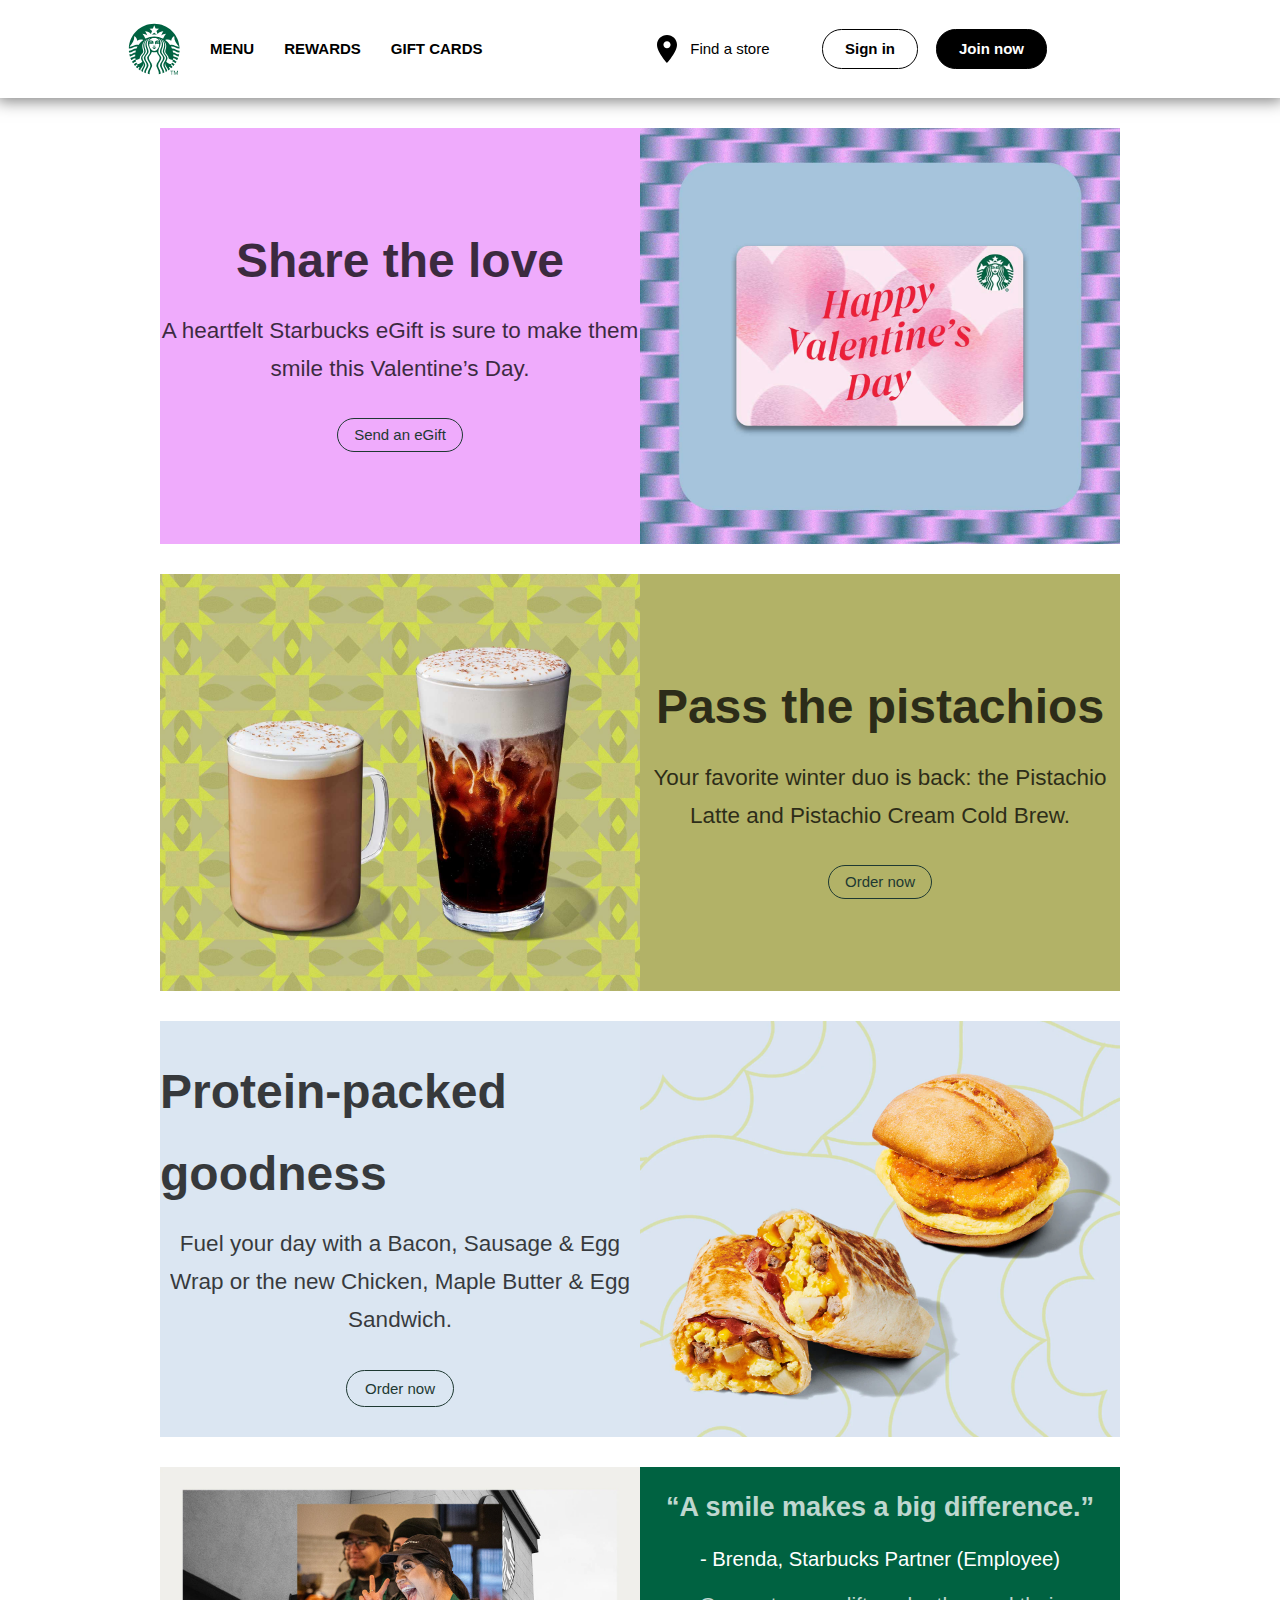
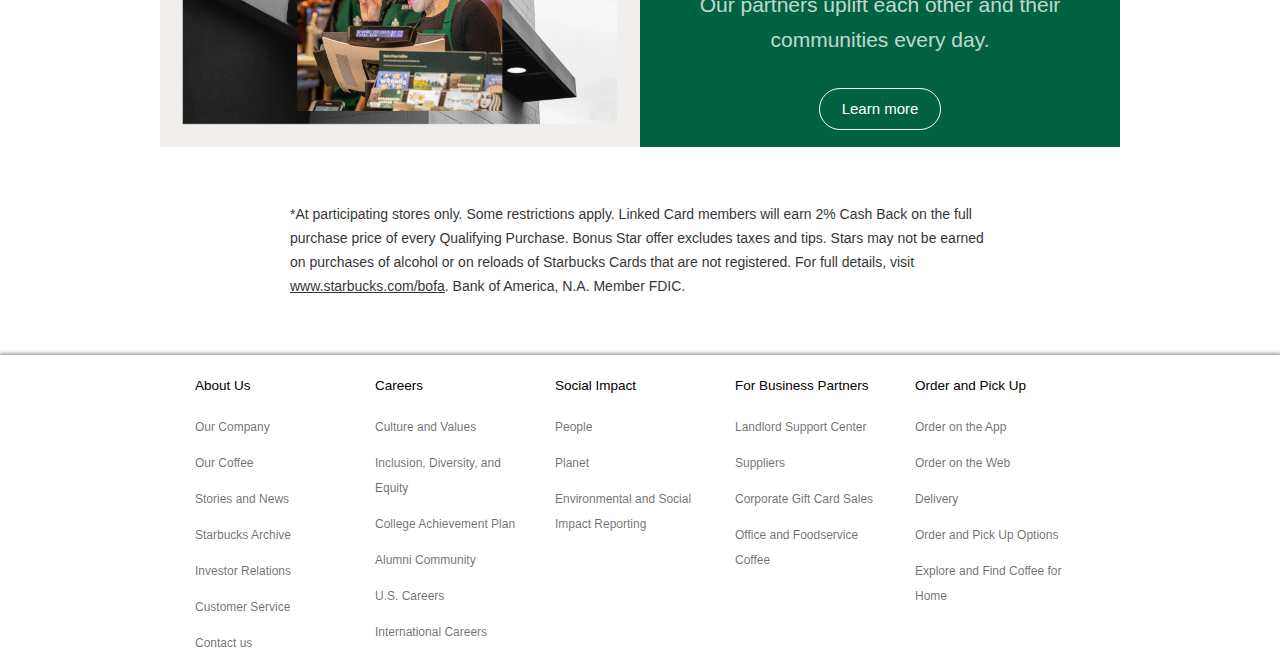
<file: Starbucks-Website/index.html>
<!DOCTYPE html>
<html lang="en">

<head>
    <meta charset="UTF-8">
    <meta name="viewport" content="width=device-width, initial-scale=1.0">
    <title>Starbucks Website</title>
    <link rel="stylesheet" href="styles/elements/site.css">
</head>

<body>
    <header class="site-header">
        <div class="navbar">
            <div class="navbar-left">
                <svg aria-hidden="true" focusable="false" height="100%" viewBox="0 0 62 62" width="100%"
                    xmlns="http://www.w3.org/2000/svg">
                    <circle cx="31" cy="31" fill="#ffffff" r="30.002"></circle>
                    <path
                        d="M34.017 13.969c-.263-.047-1.531-.26-3.017-.26s-2.754.212-3.017.26c-.151.027-.209-.121-.094-.207.104-.077 3.11-2.365 3.11-2.365l3.109 2.365c.117.086.06.234-.091.207zm-5.194 14.856s-.159.057-.201.197c.63.484 1.064 1.585 2.378 1.585s1.748-1.101 2.377-1.585c-.041-.141-.2-.197-.2-.197s-.823.194-2.177.194-2.177-.194-2.177-.194zm2.177-1.853c-.365 0-.445-.138-.694-.137-.237.001-.697.19-.797.363.007.088.039.167.103.237.532.08.772.376 1.389.376s.856-.296 1.389-.376c.062-.07.096-.148.103-.237-.099-.173-.56-.361-.798-.363-.25-.002-.331.137-.695.137zm29.956 5.673c-.038.717-.102 1.428-.19 2.131-3.396.562-4.61-2.464-8.089-2.312.208.738.377 1.49.507 2.258 2.869-.002 4.025 2.68 7.217 2.285-.168.82-.37 1.629-.603 2.426-2.524.248-3.413-2.26-6.334-2.191.024.416.037.836.037 1.26l-.012.701 5.672 2.164c-.297.807-.629 1.596-.991 2.369-1.705-.094-2.293-2.281-4.887-2.107-.078.561-.177 1.115-.295 1.662 2.253-.158 2.738 1.916 4.352 2.084-.411.75-.854 1.48-1.325 2.191-.956-.512-1.785-2.057-3.598-2.152.186-.574.349-1.156.487-1.748-1.608 0-3.447-.627-4.989-2.031.5-2.846-3.917-5.744-3.917-7.828 0-2.264 1.145-3.517 1.145-6.569 0-2.265-1.1-4.722-2.759-6.401-.321-.326-.65-.59-1.028-.827 1.524 1.886 2.694 4.122 2.694 6.712 0 2.874-1.337 4.391-1.337 7.044 0 2.652 3.88 4.947 3.88 7.682 0 1.076-.344 2.127-1.478 4.191 1.742 1.74 4.011 2.689 5.475 2.689.475 0 .73-.145.9-.518.146-.322.285-.648.416-.977 1.577.061 2.299 1.494 3.172 2.066-.479.643-.982 1.264-1.509 1.865-.585-.648-1.371-1.738-2.522-2.041-.206.4-.424.795-.653 1.182.991.27 1.669 1.27 2.194 1.928-.566.586-1.155 1.148-1.768 1.688-.383-.596-.979-1.352-1.647-1.76-.247.334-.504.66-.769.977.568.385 1.069 1.078 1.396 1.643-.708.568-1.44 1.107-2.198 1.611-.374-3.047-4.533-5.135-3.412-8.67-.368.623-.807 1.402-.807 2.34 0 2.559 2.726 4.59 2.943 7.133-.565.338-1.143.656-1.732.957-.098-2.795-2.984-5.854-2.984-8.148 0-2.561 3.354-5.133 3.354-8.156 0-3.025-3.87-5.119-3.87-7.775 0-2.654 1.646-4.181 1.646-7.583 0-2.492-1.184-5.014-3.013-6.625-.324-.286-.643-.513-1.026-.712 1.725 2.069 2.725 3.946 2.725 6.794 0 3.199-1.886 4.975-1.886 8.107 0 3.133 3.798 4.875 3.798 7.795s-3.535 5.381-3.535 8.381c0 2.729 3.116 5.453 3.162 8.691-.681.297-1.375.568-2.081.814.396-3.271-3.111-6.645-3.111-9.314 0-2.918 3.667-5.426 3.667-8.572 0-3.148-3.728-4.611-3.728-7.842 0-3.229 2.287-5.017 2.287-8.585 0-2.781-1.373-5.282-3.379-6.832l-.127-.096c-.189-.14-.345.029-.211.195 1.42 1.773 2.179 3.566 2.179 6.221 0 3.264-2.627 5.916-2.627 9.078 0 3.732 3.528 4.799 3.528 7.861 0 3.061-3.783 5.51-3.783 8.76 0 3.014 3.58 6.359 2.966 9.838-.718.186-1.446.348-2.185.48.672-4.332-2.84-7.443-2.84-10.277 0-3.068 3.918-5.803 3.918-8.801 0-2.828-2.812-3.752-3.182-6.645-.051-.395-.368-.688-.805-.615-.571.104-1.303.48-2.453.48s-1.882-.377-2.454-.48c-.436-.072-.753.221-.804.615-.369 2.893-3.183 3.816-3.183 6.645 0 2.998 3.919 5.732 3.919 8.801 0 2.834-3.512 5.945-2.841 10.277-.738-.133-1.467-.295-2.185-.48-.614-3.479 2.967-6.824 2.967-9.838 0-3.25-3.784-5.699-3.784-8.76 0-3.062 3.529-4.129 3.529-7.861 0-3.162-2.628-5.813-2.628-9.078 0-2.654.759-4.447 2.18-6.221.133-.166-.022-.335-.212-.195l-.126.096c-2.004 1.546-3.376 4.047-3.376 6.828 0 3.568 2.287 5.356 2.287 8.585 0 3.23-3.728 4.693-3.728 7.842 0 3.146 3.667 5.654 3.667 8.572 0 2.67-3.507 6.043-3.11 9.314-.707-.246-1.401-.518-2.082-.814.047-3.238 3.161-5.963 3.161-8.691 0-3-3.533-5.461-3.533-8.381s3.796-4.662 3.796-7.795c0-3.132-1.885-4.908-1.885-8.107 0-2.848.999-4.725 2.724-6.794-.384.199-.702.426-1.025.712-1.829 1.611-3.012 4.133-3.012 6.625 0 3.402 1.646 4.929 1.646 7.583 0 2.656-3.87 4.75-3.87 7.775 0 3.023 3.354 5.596 3.354 8.156 0 2.295-2.888 5.354-2.985 8.148-.589-.301-1.167-.619-1.732-.957.218-2.543 2.943-4.574 2.943-7.133 0-.938-.438-1.717-.807-2.34 1.121 3.535-3.038 5.623-3.412 8.67-.758-.504-1.491-1.043-2.198-1.611.326-.564.827-1.258 1.396-1.643-.266-.316-.522-.643-.769-.977-.669.408-1.266 1.164-1.648 1.76-.611-.539-1.201-1.102-1.767-1.688.525-.658 1.203-1.658 2.194-1.928-.229-.387-.447-.781-.653-1.182-1.151.303-1.938 1.393-2.522 2.041-.527-.602-1.031-1.223-1.509-1.865.873-.572 1.595-2.006 3.171-2.066.132.328.271.654.417.977.17.373.426.518.9.518 1.464 0 3.732-.949 5.475-2.689-1.134-2.064-1.478-3.115-1.478-4.191 0-2.734 3.88-5.029 3.88-7.682 0-2.653-1.337-4.17-1.337-7.044 0-2.59 1.17-4.826 2.694-6.712-.378.237-.707.501-1.028.827-1.659 1.68-2.759 4.136-2.759 6.401 0 3.052 1.146 4.305 1.146 6.569 0 2.084-4.418 4.982-3.918 7.828-1.542 1.404-3.381 2.031-4.99 2.031.14.592.303 1.174.487 1.748-1.812.096-2.641 1.641-3.598 2.152-.472-.711-.914-1.441-1.325-2.191 1.613-.168 2.099-2.242 4.353-2.084-.118-.547-.218-1.102-.296-1.662-2.594-.174-3.182 2.014-4.887 2.107-.362-.773-.694-1.562-.991-2.369l5.673-2.164-.012-.701c0-.424.013-.844.036-1.26-2.921-.068-3.81 2.439-6.334 2.191-.232-.797-.435-1.605-.602-2.426 3.19.395 4.347-2.287 7.217-2.285.13-.768.299-1.52.506-2.258-3.479-.151-4.693 2.875-8.088 2.312-.089-.703-.152-1.414-.19-2.131 3.947.441 5.427-2.804 9.021-2.407.339-.859.733-1.69 1.177-2.49-4.506-.792-6.036 2.976-10.23 2.397.453-16.171 13.706-29.143 29.989-29.143s29.536 12.972 29.989 29.147c-4.195.579-5.725-3.188-10.23-2.397.443.8.837 1.631 1.177 2.49 3.592-.398 5.072 2.848 9.02 2.407zm-42.852-12.583c-2.209-.903-4.883-.695-7.167.772-.354-2.125-1.507-4.013-3.149-5.152-.227-.157-.463-.008-.442.255.347 4.49-2.278 8.389-5.506 11.816 3.327 1 6.159-3.284 10.474-1.789 1.548-2.305 3.514-4.308 5.79-5.902zm12.896-2.716c-2.785 0-5.118 1.575-5.729 3.61-.047.156.017.257.197.176.501-.225 1.071-.333 1.69-.333 1.136 0 2.137.417 2.729 1.143.262.864.284 2.115-.012 2.829-.468-.105-.636-.467-1.093-.467s-.811.321-1.586.321c-.774 0-.865-.366-1.374-.366-.599 0-.709.617-.709 1.313 0 3.103 2.852 7.373 5.886 7.373 3.033 0 5.885-4.27 5.885-7.373 0-.696-.143-1.292-.769-1.373-.312.225-.599.426-1.313.426-.775 0-.989-.321-1.445-.321-.551 0-.496 1.162-1.15 1.227-.436-1.048-.457-2.392-.095-3.589.593-.726 1.593-1.143 2.729-1.143.619 0 1.193.109 1.689.333.181.081.244-.021.197-.176-.61-2.035-2.942-3.61-5.727-3.61zm4.434 4.452c-.668 0-1.451.205-1.943.753-.051.149-.051.371.021.519 1.211-.415 2.279-.431 2.795.146.275-.25.363-.475.363-.736 0-.403-.41-.682-1.236-.682zm-9.741 1.418c.584-.585 1.815-.56 3.094-.088.056-.636-1.083-1.331-2.221-1.331-.827 0-1.236.279-1.236.683 0 .261.088.487.363.736zm19.194-10.504c-2.199.157-4.109.912-5.654 2.17.656-1.86 1.489-3.487 2.545-5.064-2.8.297-5.141 1.321-6.849 3.071l-1.337-3.505 2.968-2.621-3.974-.281-1.586-3.696-1.587 3.696-3.974.281 2.968 2.621-1.336 3.505c-1.709-1.75-4.05-2.774-6.848-3.071 1.054 1.578 1.887 3.205 2.543 5.064-1.544-1.259-3.454-2.014-5.653-2.17 1.319 1.696 2.488 3.504 3.354 5.448.098.219.308.291.535.178 3.012-1.497 6.406-2.339 9.997-2.339s6.984.843 9.998 2.339c.227.113.437.041.534-.178.867-1.944 2.036-3.752 3.356-5.448zm4.801 13.254c4.313-1.495 7.146 2.788 10.473 1.789-3.228-3.427-5.852-7.326-5.505-11.816.021-.263-.216-.413-.442-.255-1.643 1.139-2.796 3.027-3.149 5.152-2.285-1.467-4.958-1.676-7.167-.772 2.273 1.592 4.24 3.595 5.79 5.902z"
                        fill="#006241"></path>
                    <g fill="#006241">
                        <path
                            d="M53.595 57.01h-1.526v4.105h-.547v-4.105h-1.522v-.51h3.595v.51zM54.236 56.5h.811l1.57 3.618h.011l1.574-3.618h.798v4.615h-.551v-3.869h-.012l-1.653 3.869h-.333l-1.659-3.869h-.011v3.869h-.545v-4.615z">
                        </path>
                    </g>
                </svg>
                <div>
                    <a href="#">Menu</a>
                </div>

                <div>
                    <a href="#">Rewards</a>
                </div>

                <div>
                    <a href="#">Gift Cards</a>
                </div>
            </div>

            <div class="navbar-right">
                <div class="find-store">
                    <svg aria-hidden="true" class="valign-middle pr2" focusable="false"
                        preserveAspectRatio="xMidYMid meet"
                        style="width:32px;height:32px;overflow:visible;fill:currentColor" viewBox="0 0 24 24">
                        <path
                            d="M12,11.475 C10.5214286,11.475 9.32142857,10.299 9.32142857,8.85 C9.32142857,7.401 10.5214286,6.225 12,6.225 C13.4785714,6.225 14.6785714,7.401 14.6785714,8.85 C14.6785714,10.299 13.4785714,11.475 12,11.475 M12,1.5 C7.85357143,1.5 4.5,4.7865 4.5,8.85 C4.5,14.3625 12,22.5 12,22.5 C12,22.5 19.5,14.3625 19.5,8.85 C19.5,4.7865 16.1464286,1.5 12,1.5">
                        </path>
                    </svg>
                    <div>Find a store</div>
                </div>
                <button class="sign-in">Sign in</button>
                <button class="join-now">Join now</button>
            </div>
        </div>
    </header>

    <main>
        <div class="first-product-container">
            <div class="left-side">
                <h1>Share the love</h1>
                <p>A heartfelt Starbucks eGift is sure to make them smile this Valentine’s Day.</p>
                <button>Send an eGift</button>
            </div>
            <div class="right-side">
                <img src="images/happy-valentine-img.jpg">
            </div>
        </div>

        <div class="second-product-container">
            <div class="reverse-right-side">
                <img src="images/two-drinks.jpg">
            </div>
            <div class="reverse-left-side">
                <h1>Pass the pistachios</h1>
                <p>Your favorite winter duo is back: the Pistachio Latte and Pistachio Cream Cold Brew.</p>
                <button>Order now</button>
            </div>
        </div>

        <div class="third-product-container">
            <div class="left-side">
                <h1>Protein-packed goodness</h1>
                <p>Fuel your day with a Bacon, Sausage & Egg Wrap or the new Chicken, Maple Butter & Egg Sandwich.</p>
                <button>Order now</button>
            </div>
            <div class="right-side">
                <img src="images/tortila.webp">
            </div>
        </div>

        <div class="fourth-product-container">
            <div class="reverse-right-side">
                <img src="images/team.webp">
            </div>
            <div class="reverse-left-side">
                <h1>“A smile makes a big difference.”</h1>
                <h2>- Brenda, Starbucks Partner (Employee)</h2>
                <p>Our partners uplift each other and their communities every day.</p>
                <button>Learn more</button>
            </div>
        </div>

        <div class="info">
            <p>
                *At participating stores only. Some restrictions apply. Linked Card members will earn 2% Cash Back on
                the full purchase price of every Qualifying Purchase. Bonus Star offer excludes taxes and tips. Stars
                may not be earned on purchases of alcohol or on reloads of Starbucks Cards that are not registered. For
                full details, visit <span>www.starbucks.com/bofa</span>. Bank of America, N.A. Member FDIC.
            </p>
        </div>
    </main>

    <footer>
        <div class="wrapper">
            <div class="links">
                <div class="link">
                    <h2>About Us</h2>
                    <ul>
                        <li><a href="#">Our Company</a></li>
                        <li><a href="#">Our Coffee</a></li>
                        <li><a href="#">Stories and News</a></li>
                        <li><a href="#">Starbucks Archive</a></li>
                        <li><a href="#">Investor Relations</a></li>
                        <li><a href="#">Customer Service</a></li>
                        <li><a href="#">Contact us</a></li>
                    </ul>
                </div>
                <div class="link">
                    <h2>Careers</h2>
                    <ul>
                        <li><a href="#">Culture and Values</a></li>
                        <li><a href="#">Inclusion, Diversity, and Equity</a></li>
                        <li><a href="#">College Achievement Plan</a></li>
                        <li><a href="#">Alumni Community</a></li>
                        <li><a href="#">U.S. Careers</a></li>
                        <li><a href="#">International Careers</a></li>
                    </ul>
                </div>
                <div class="link">
                    <h2>Social Impact</h2>
                    <ul>
                        <li><a href="#">People</a></li>
                        <li><a href="#">Planet</a></li>
                        <li><a href="#">Environmental and Social Impact Reporting</a></li>
                    </ul>
                </div>
                <div class="link">
                    <h2>For Business Partners</h2>
                    <ul>
                        <li><a href="#">Landlord Support Center</a></li>
                        <li><a href="#">Suppliers</a></li>
                        <li><a href="#">Corporate Gift Card Sales</a></li>
                        <li><a href="#">Office and Foodservice Coffee</a></li>
                    </ul>
                </div>
                <div class="link">
                    <h2>Order and Pick Up</h2>
                    <ul>
                        <li><a href="#">Order on the App</a></li>
                        <li><a href="#">Order on the Web</a></li>
                        <li><a href="#">Delivery</a></li>
                        <li><a href="#">Order and Pick Up Options</a></li>
                        <li><a href="#">Explore and Find Coffee for Home</a></li>
                    </ul>
                </div>
            </div>
        </div>
    </footer>
</body>

</html>
</file>
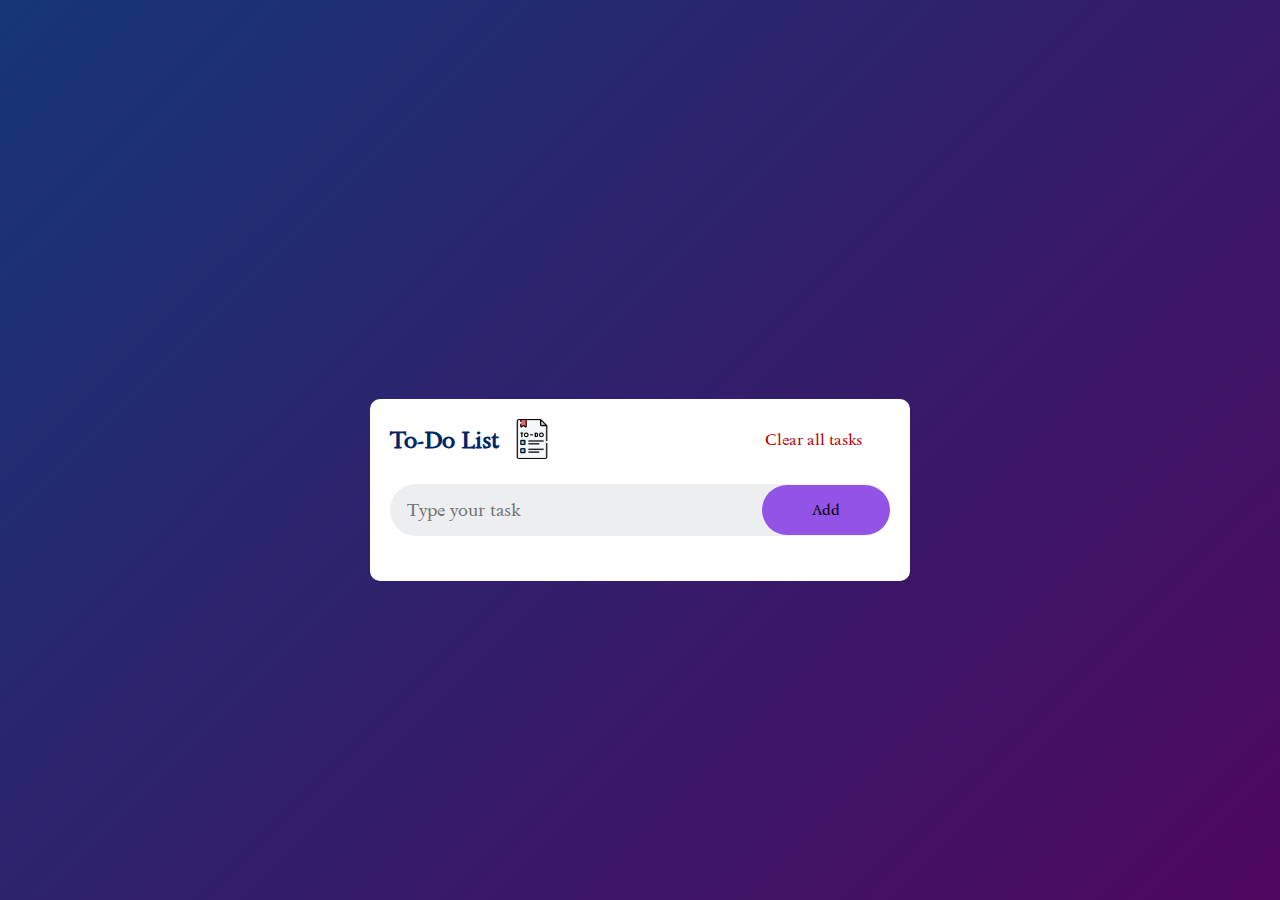
<file: To-Do-List-App/index.html>
<!DOCTYPE html>
<html lang="en">

<head>
    <meta charset="UTF-8">
    <meta name="viewport" content="width=device-width, initial-scale=1.0">
    <title>To Do List</title>
    <link rel="stylesheet" href="styles.css">
    <link rel="preconnect" href="https://fonts.googleapis.com">
    <link rel="preconnect" href="https://fonts.gstatic.com" crossorigin>
    <link href="https://fonts.googleapis.com/css2?family=Roboto:wght@400;500&family=Sedan:ital@0;1&display=swap" rel="stylesheet">
</head>

<body>
    <div class="container">
        <div class="to-do-app">
            <header>
                <h2>To-Do List</h2>
                <div class="icon-img"><img src="images/icon.png"></div>
                <p>Clear all tasks</p>
            </header>
            <div class="row">
                <input type="text" id="task-input" placeholder="Type your task">
                <button>Add</button>
            </div>
            <ul class="list-container"></ul>
        </div>
    </div>
    <script src="script.js"></script>
</body>

</html>
</file>
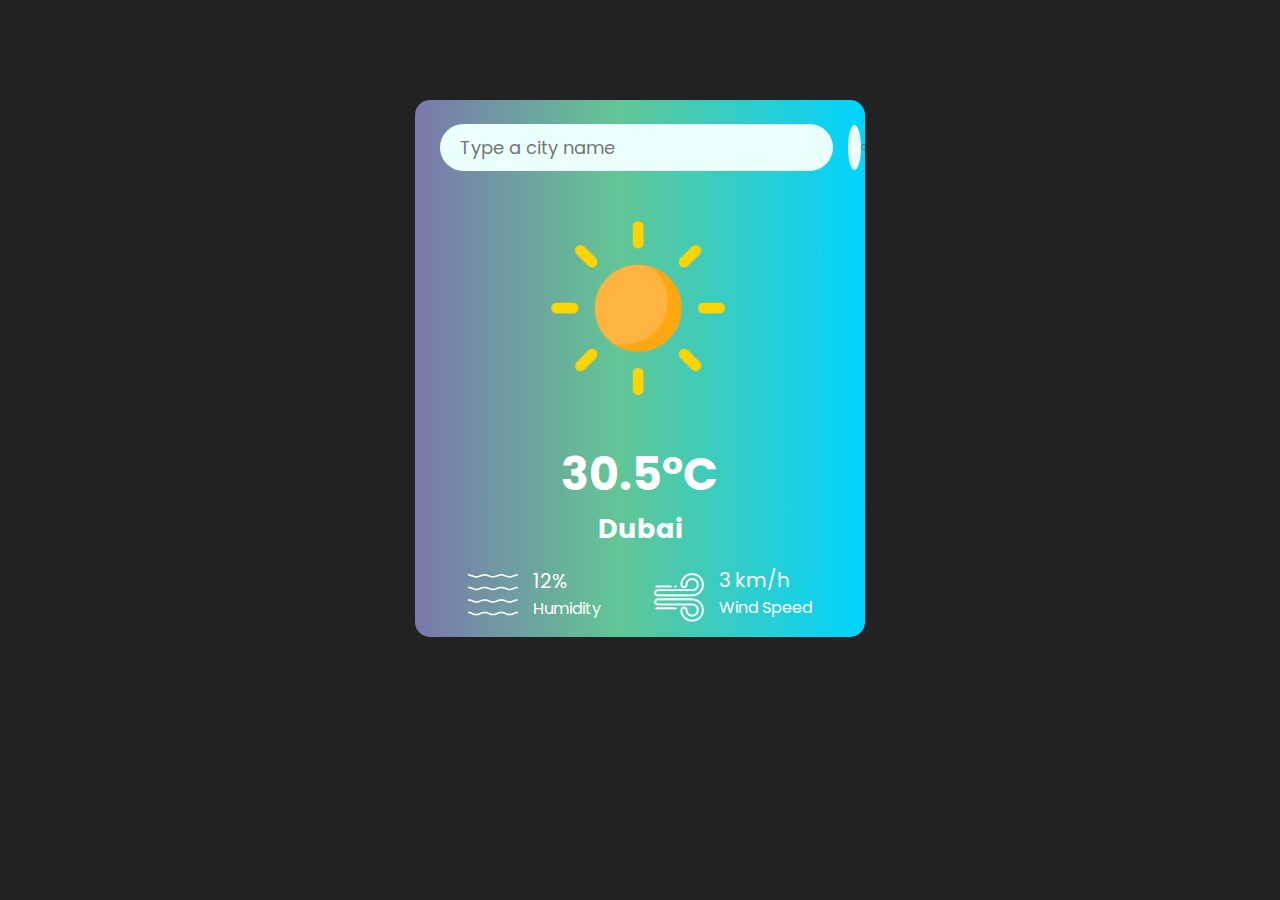
<file: Weather-App/index.html>
<!DOCTYPE html>
<html lang="en">

<head>
    <meta charset="UTF-8">
    <meta name="viewport" content="width=device-width, initial-scale=1.0">
    <link rel="stylesheet" href="styles.css">
    <title>Weather App</title>
    <link rel="preconnect" href="https://fonts.googleapis.com">
    <link rel="preconnect" href="https://fonts.gstatic.com" crossorigin>
    <link
        href="https://fonts.googleapis.com/css2?family=Poppins:ital,wght@0,100;0,200;0,300;0,400;0,500;0,600;0,700;0,800;0,900;1,100;1,200;1,300;1,400;1,500;1,600;1,700;1,800;1,900&display=swap"
        rel="stylesheet">
</head>

<body>
    <div class="weather-container">
        <div class="search-area">
            <input type="text" placeholder="Type a city name" id="weather-input">
            <button>
                <div class="search-icon">
                    <img src="images/search.png">
                </div>
            </button>
        </div>
        <div class="weather">
            <div class="status"><img src="images/clear.png"></div>
            <h1 class="temp">30.5°C</h1>
            <h2 class="city">Dubai</h2>
        
            <div class="details">
                <div class="col">
                    <div class="details-img">
                        <img src="images/humidity.png">
                    </div>
                    <div>
                        <p class="humidity">12%</p>
                        <p>Humidity</p>
                    </div>
                </div>
                <div class="col">
                    <div class="details-img">
                        <img src="images/wind.png">
                    </div>
                    <div>
                        <p class="wind">3 km/h</p>
                        <p>Wind Speed</p>
                    </div>
                </div>
            </div>
        </div>
    </div>

    <script src="scripts.js"></script>
</body>

</html>
</file>
<file: To-Do-List-App/styles.css>
* {
    margin: 0;
    padding: 0;
    box-sizing: border-box;
    font-family: 'Sedan', serif;
}

img {
    width: 100%;
    height: auto;
    display: block;
}

.container {
    width: 100%;
    height: 100vh;
    background: linear-gradient(135deg, #153677, #4e085f);
    display: flex;
    align-items: center;
    flex-direction: c;
}

.to-do-app {
    display: flex;
    flex-direction: column;
    gap: 25px;
    background-color: #fff;
    width: 100%;
    max-width: 540px;
    margin: 100px auto 20px;
    padding: 20px;
    border-radius: 10px;
}

.to-do-app header {
    display: flex;
    gap: 13px;
    align-items: center;
}

.to-do-app header p{
    margin-left: 200px;
    color: rgb(182, 0, 0);
    cursor: pointer;
}

.to-do-app .icon-img {
    width: 40px;
}

.to-do-app h2 {
    color: #002765;
}

.to-do-app .row {
    background-color: #edeef0;
    display: flex;
    align-items: center;
    justify-content: space-between;
    gap: 100px;
    border-radius: 30px;
}

.row input {
    border: none;
    outline: none;
    background: transparent;
    padding: 15px 17px;
    font-size: 18px;
}

.row button {
    border: none;
    outline: none;
    cursor: pointer;
    background-color: #9353e7;
    padding: 16px 50px;
    border-radius: 30px;
    font-size: 14.5px;
    text-decoration: solid;
}

.row button:hover {
    background-color: #7a4db4;
}

.list-container {
    padding-left: 45px;
}

.list-container li {
    list-style: none;
    padding: 10px 0;
    font-size: 17px;
    cursor: pointer;
    position: relative;
    user-select: none;
}

.list-container li::before {
    content: '';
    position: absolute;
    height: 20px;
    width: 20px;
    background-image: url(images/uchked-img.png);
    background-size: cover;
    background-position: center;
    top: 10px;
    left: -30px;
}

.list-container li.checked-item {
    text-decoration: line-through;
    color: gray;
}

.list-container li.checked-item::before {
    content: '';
    position: absolute;
    height: 20px;
    width: 20px;
    background-image: url(images/checked-img.png);
    background-size: cover;
    background-position: center;
    top: 10px;
    left: -30px;
}

.list-container li img {
    position: absolute;
    height: 15px;
    width: 15px;
    top: 15px;
    left: 400px;
    border-radius: 50%;
}

.list-container li img:hover {
    background-color: rgb(235, 235, 235);
}
</file>
<file: Weather-App/styles.css>
* {
    padding: 0;
    margin: 0;
    box-sizing: border-box;
    font-family: 'Poppins', sans-serif;
}


body {
    background-color: #222;
}

img {
    width: 100%;
    height: auto;
    display: block;
}

.weather-container {
    background: rgb(122, 119, 172);
    background: linear-gradient(90deg, rgba(122, 119, 172, 1) 0%, rgba(98, 198, 148, 1) 45%, rgba(0, 212, 255, 1) 100%);
    margin: 100px auto 0;
    max-width: 450px;
    border-radius: 15px;
}

.search-area {
    display: flex;
    justify-content: space-between;
    align-items: center;
    gap: 15px;
    padding-top: 20px;
}

.search-area input {
    margin-left: 25px;
    border: none;
    outline: none;
    border-radius: 30px;
    padding: 10px 25px 10px 20px;
    font-size: 18px;
    color: #555;
    background-color: #ebfffc;
    flex: 1;
}

.search-area button {
    background-color: #ebfffc;
    width: 45px;
    height: 45px;
    border: none;
    outline: none;
    cursor: pointer;
    border-radius: 50%;
    margin: 5px 15px 5px 0;
}

.search-area button .search-icon {
    width: 40%;
    margin-left: 13px;
}

.weather {
    display: flex;
    flex-direction: column;
    text-align: center;
}

.weather .status {
    max-width: 265px;
    margin-left: 90px;
}

.weather .temp {
    font-size: 46px;
    font-weight: bold;
}


.weather .city {
    font-size: 27px;
}

.weather .temp,
.weather .city,
.weather .details .col p {
    color: #fff;
}


.weather .details {
    display: flex;
    justify-content: space-evenly;
    align-items: center;
    margin-top: 16px;
    margin-bottom: 15px;
}

.weather .details .col {
    display: flex;
    gap: 15px;
}

.weather .details .col .details-img {
    width: 50px;
}

.weather .details .col .details-img:first-of-type {
    margin-top: 8px;
}

.weather .humidity {
    font-size: 20px;
    text-align: left;
}

.weather .wind {
    font-size: 20px;
    text-align: left;
}
</file>
<file: Starbucks-Website/styles/elements/site.css>
@import url('reset.css');
@import url('typography.css');

@import url('header.css');
@import url('main.css');
@import url('footer.css');
</file>
